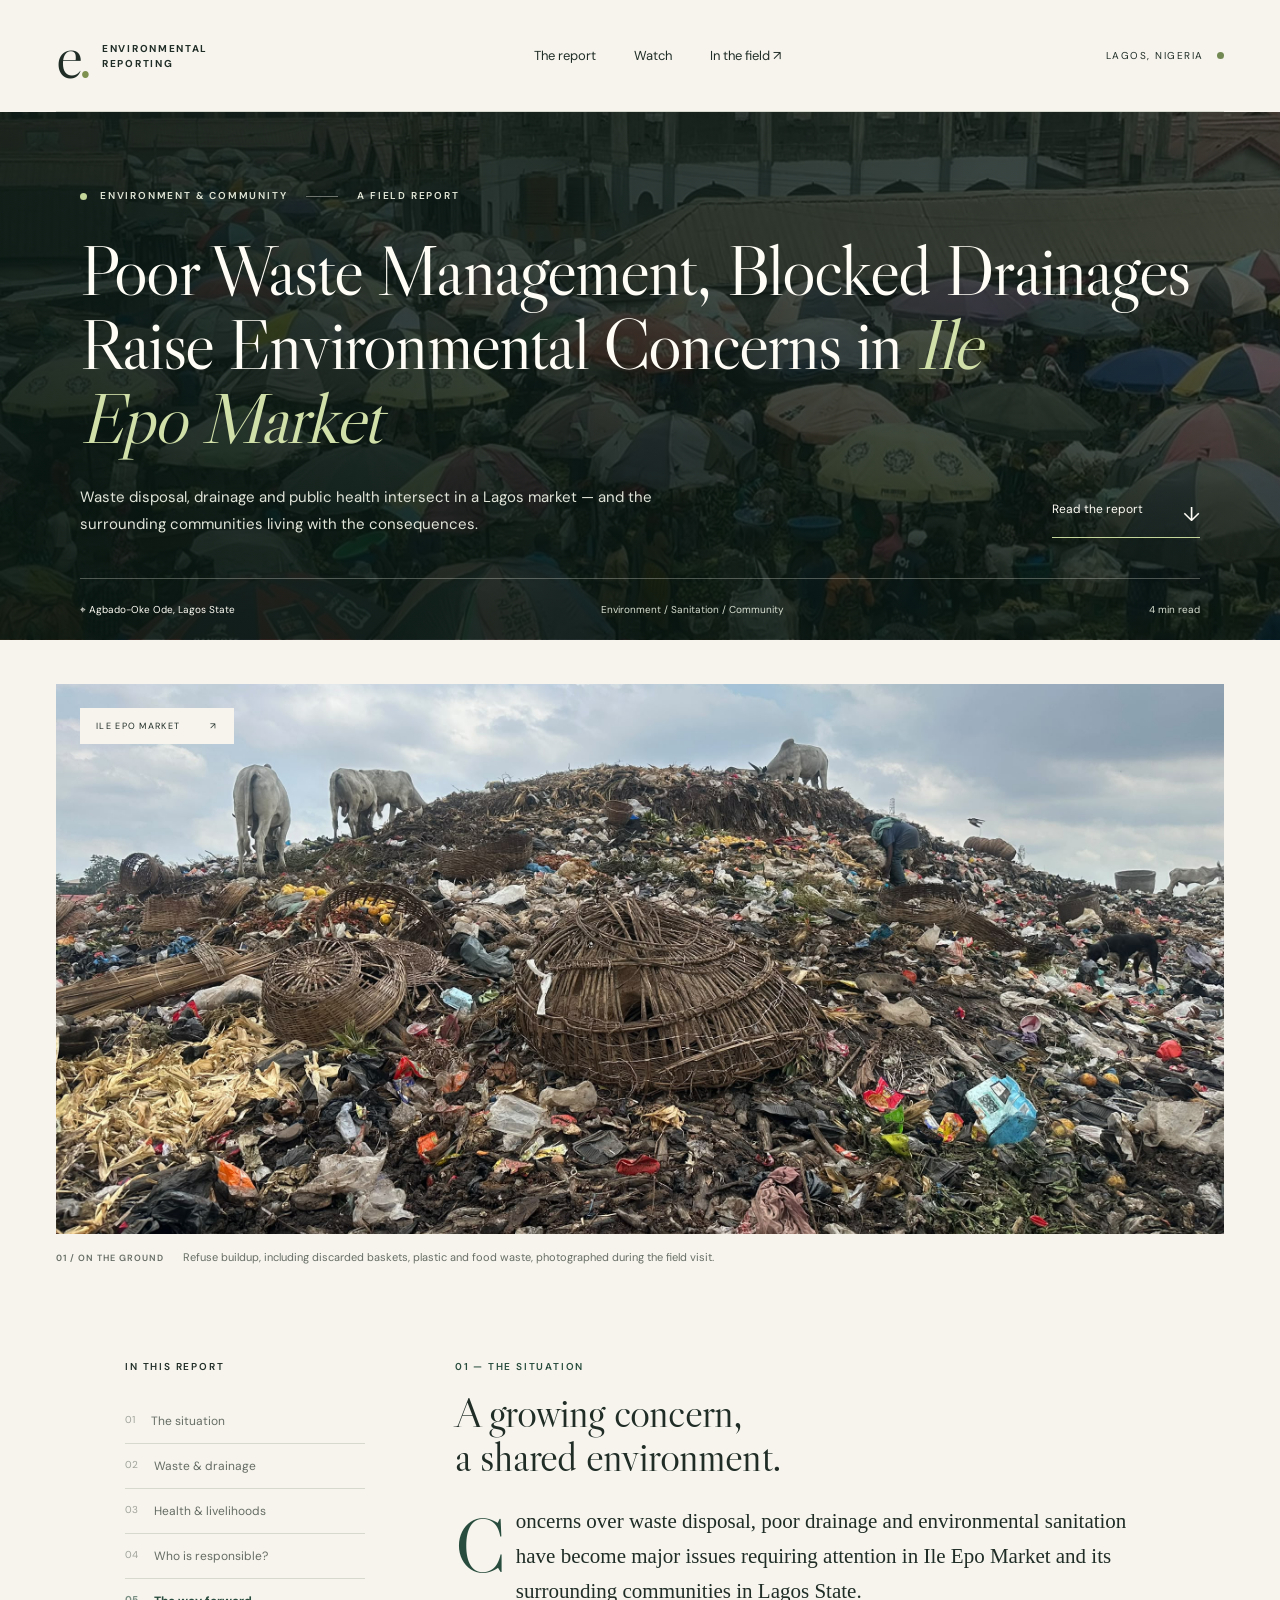
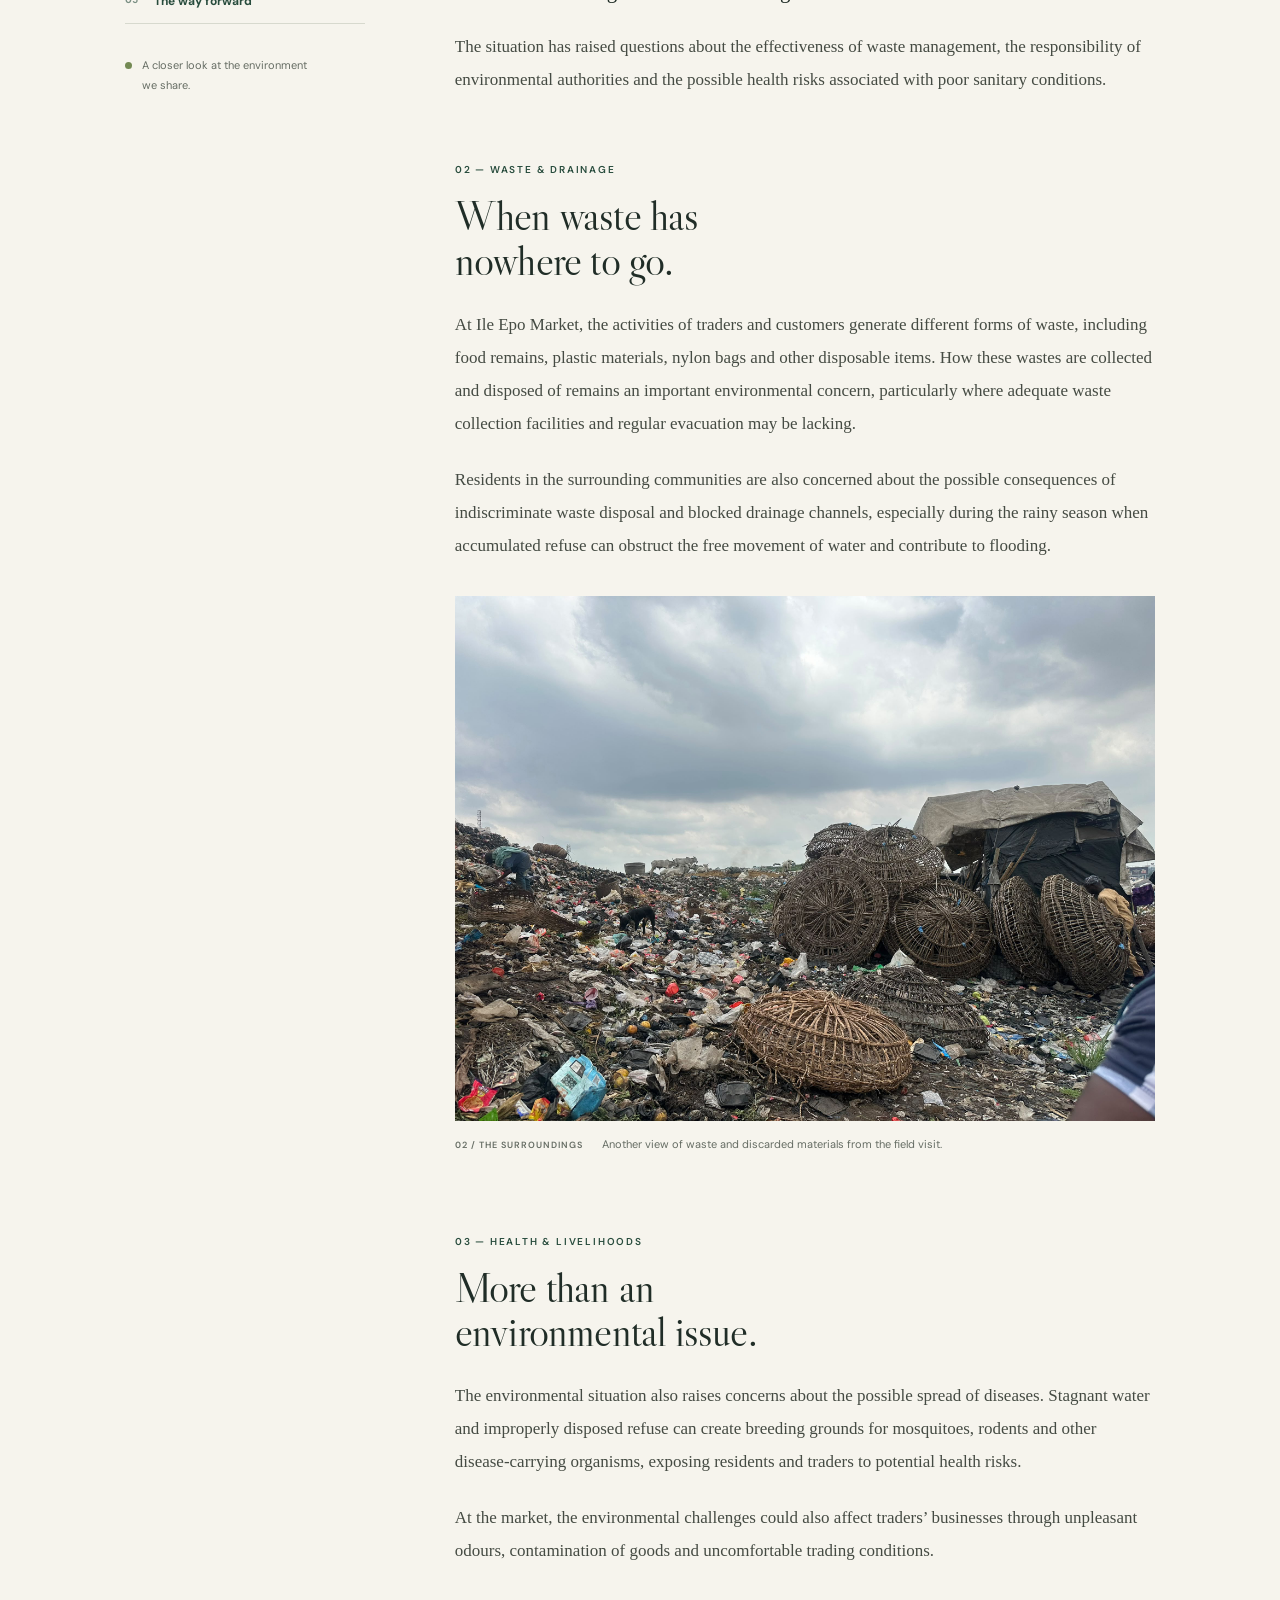
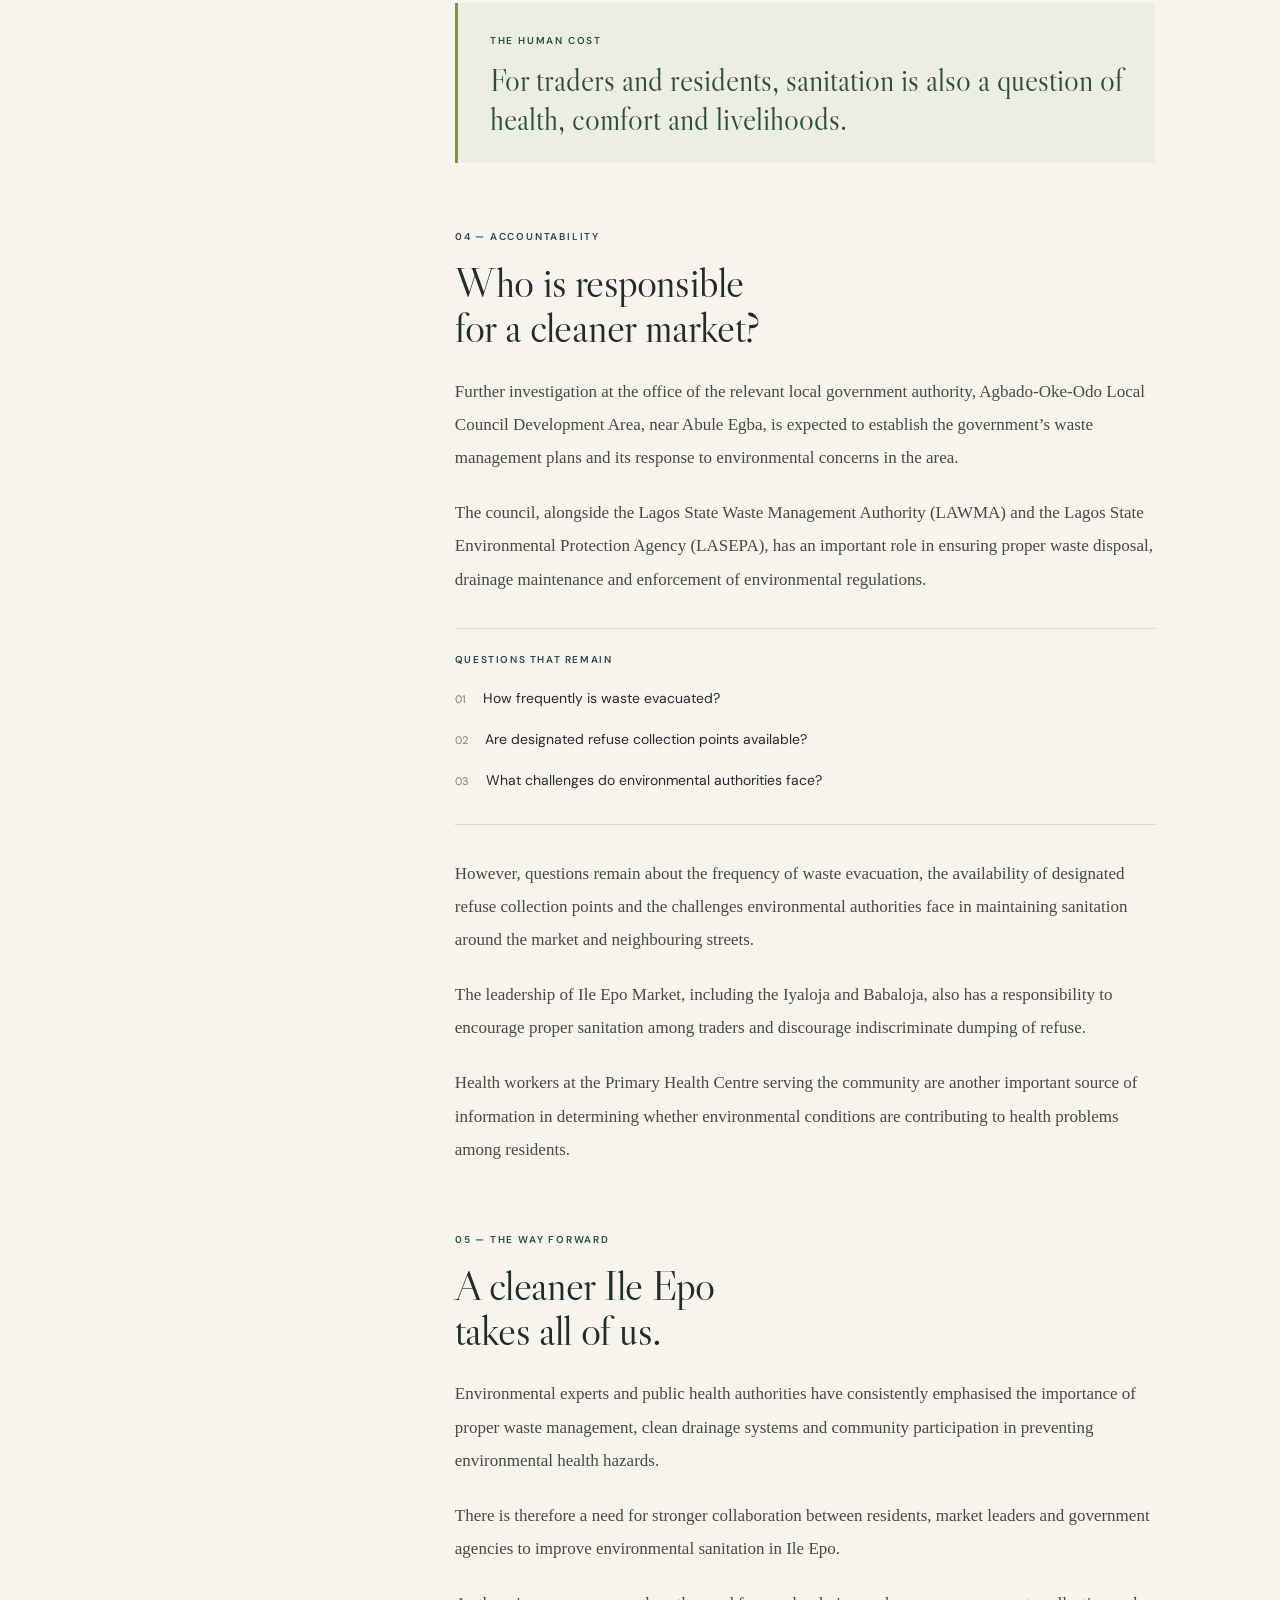
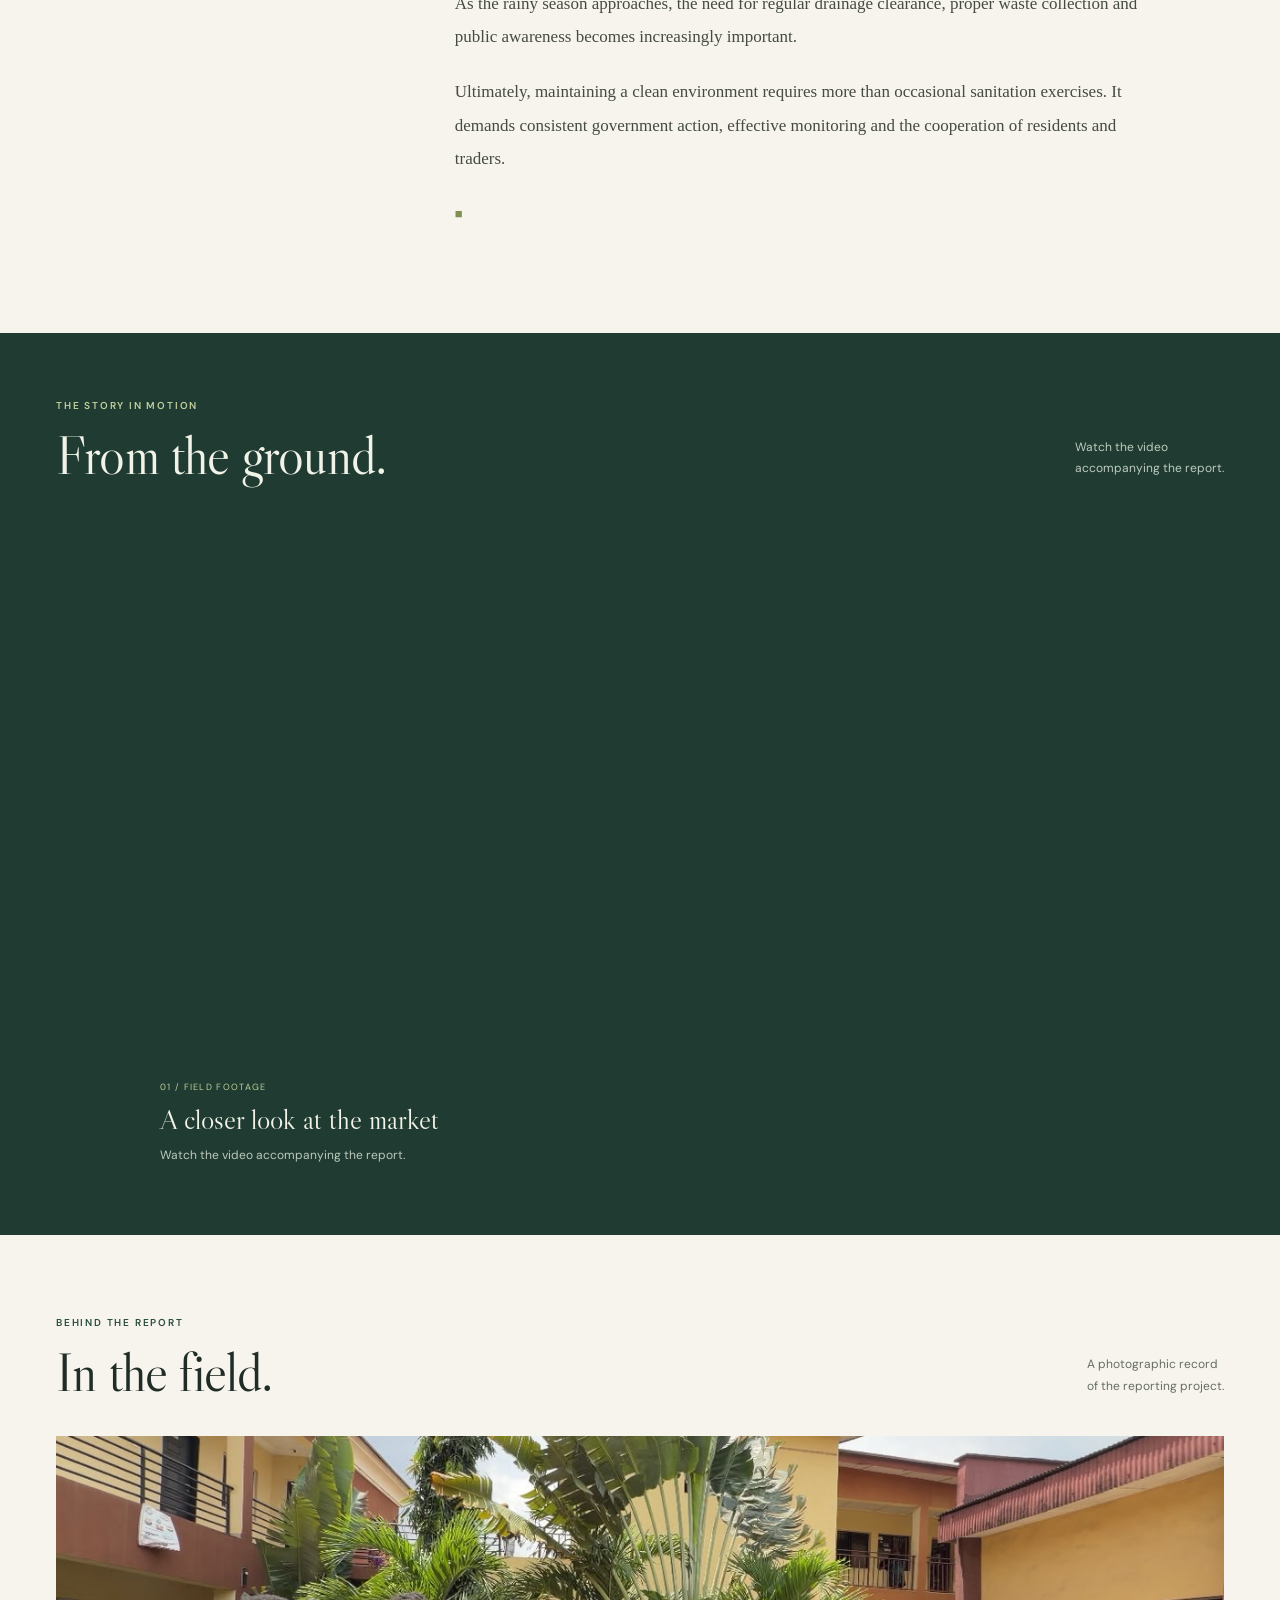
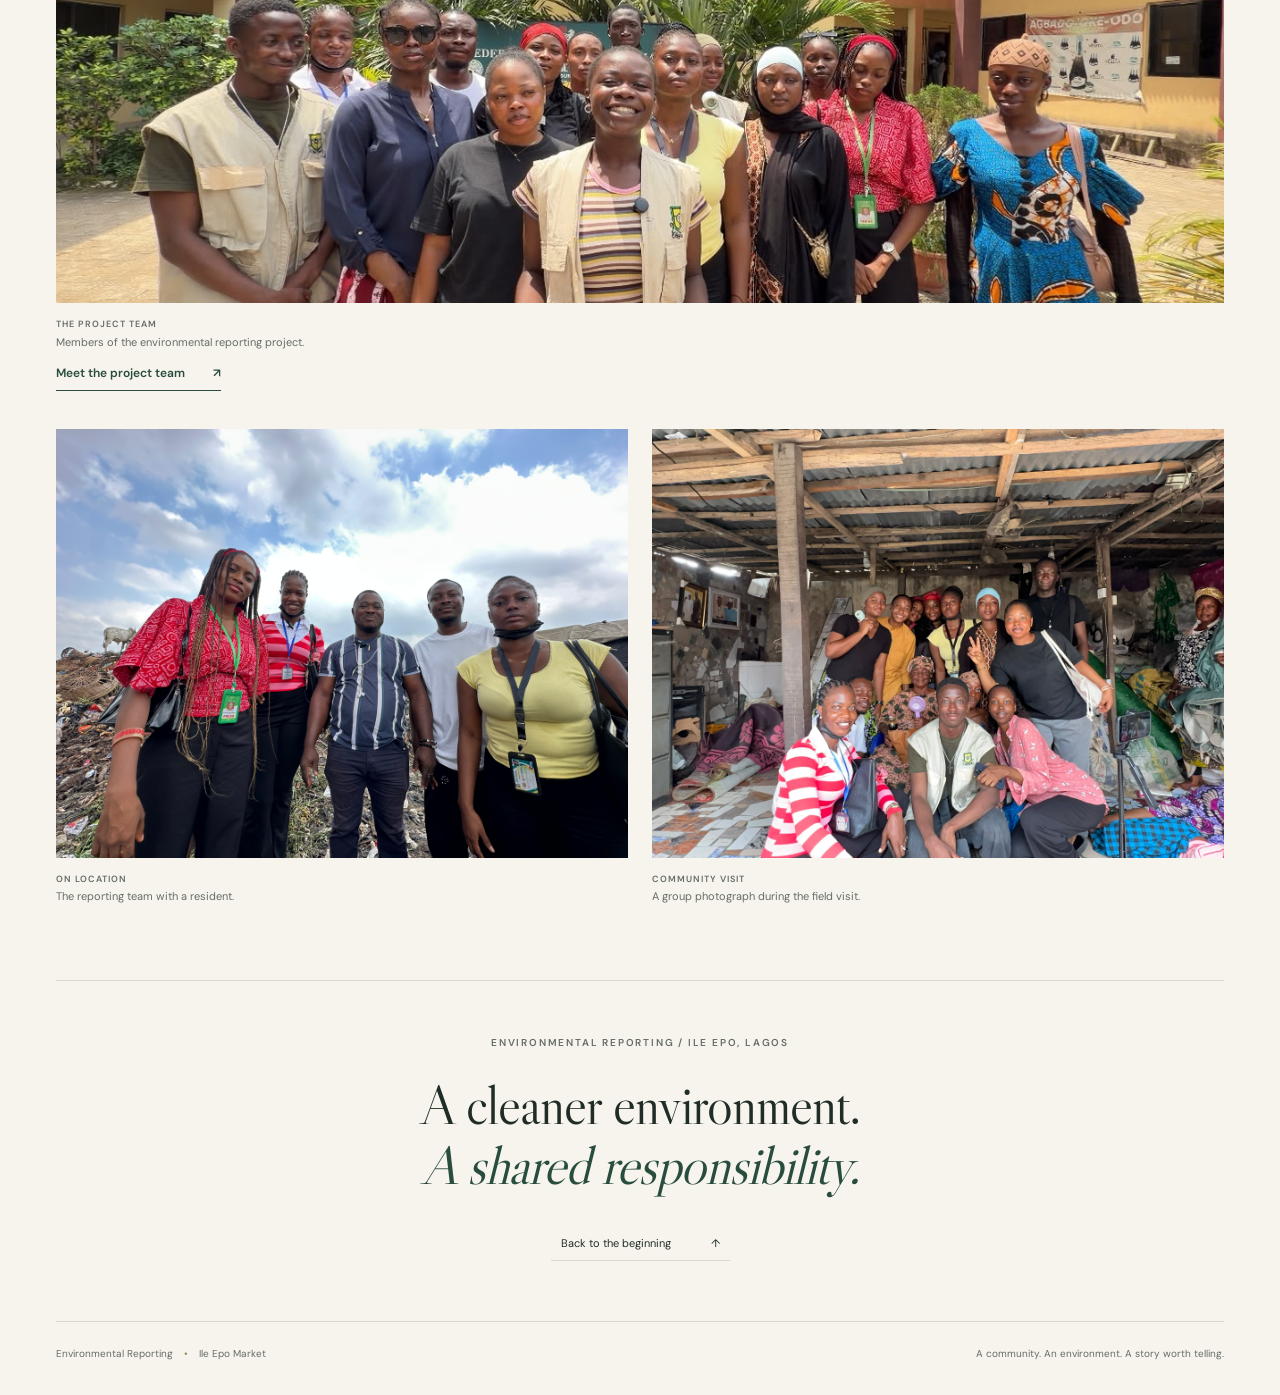
<file: index.html>
<!doctype html>
<html lang="en">
<head>
  <meta charset="utf-8">
  <meta name="viewport" content="width=device-width, initial-scale=1">
  <meta name="theme-color" content="#203c32">
  <meta name="description" content="An environmental report on waste disposal, blocked drainage and the need for sustained sanitation efforts in Ile Epo Market, Lagos State.">
  <title>Poor Waste Management in Ile Epo Market | Environmental Reporting</title>
  <link rel="icon" href="favicon.svg" type="image/svg+xml">
  <link rel="preload" as="image" href="ile-epo-market-hero.jpg">
  <link rel="stylesheet" href="styles.css?v=4">
  <script src="script.js?v=3" defer></script>
</head>
<body>
  <a class="skip-link" href="#story">Skip to the report</a>
  <div class="reading-progress" aria-hidden="true"><span id="progress"></span></div>
  <header class="masthead" id="top">
    <a class="brand" href="#top" aria-label="Environmental Reporting home"><span class="brand-mark" aria-hidden="true">e<span>.</span></span><span>ENVIRONMENTAL<br>REPORTING</span></a>
    <nav aria-label="Main navigation"><a href="#story">The report</a><a href="#watch">Watch</a><a href="#field-notes">In the field <span aria-hidden="true">↗</span></a></nav>
    <span class="edition">LAGOS, NIGERIA <span class="status-dot"></span></span>
  </header>
  <main>
    <section class="hero" aria-labelledby="headline">
      <div class="hero-content">
      <div class="eyebrow"><span class="status-dot"></span> ENVIRONMENT &amp; COMMUNITY <span class="eyebrow-rule"></span> A FIELD REPORT</div>
      <h1 id="headline">Poor Waste Management, Blocked Drainages Raise Environmental Concerns in <em>Ile Epo Market</em></h1>
      <div class="hero-bottom"><p>Waste disposal, drainage and public health intersect in a Lagos market — and the surrounding communities living with the consequences.</p><a class="read-link" href="#story">Read the report <span aria-hidden="true">↓</span></a></div>
      <div class="story-meta"><span><span aria-hidden="true">⌖</span> Agbado-Oke Ode, Lagos State</span><span>Environment / Sanitation / Community</span><span>4 min read</span></div>
      </div>
    </section>
    <figure class="lead-image wrap">
      <img src="seyi-project-image-1.jpeg" alt="Cattle standing on a mound of discarded baskets, plastic and organic waste" width="2560" height="1920" fetchpriority="high">
      <div class="image-tag">ILE EPO MARKET <span aria-hidden="true">↗</span></div>
      <figcaption><span>01 / ON THE GROUND</span> Refuse buildup, including discarded baskets, plastic and food waste, photographed during the field visit.</figcaption>
    </figure>
    <div class="report-layout wrap" id="story">
      <aside class="contents"><div class="contents-inner"><p class="eyebrow">IN THIS REPORT</p><nav aria-label="Report sections"><a href="#overview" class="active"><span>01</span> The situation</a><a href="#drainage"><span>02</span> Waste &amp; drainage</a><a href="#health"><span>03</span> Health &amp; livelihoods</a><a href="#accountability"><span>04</span> Who is responsible?</a><a href="#way-forward"><span>05</span> The way forward</a></nav><div class="aside-note"><span class="status-dot"></span> A closer look at the environment we share.</div></div></aside>
      <article class="story-body" aria-label="The full report">
        <section id="overview" class="report-section"><div class="section-label">01 — THE SITUATION</div><h2>A growing concern,<br>a shared environment.</h2><p class="opening">Concerns over waste disposal, poor drainage and environmental sanitation have become major issues requiring attention in Ile Epo Market and its surrounding communities in Lagos State.</p><p>The situation has raised questions about the effectiveness of waste management, the responsibility of environmental authorities and the possible health risks associated with poor sanitary conditions.</p></section>
        <section id="drainage" class="report-section"><div class="section-label">02 — WASTE &amp; DRAINAGE</div><h2>When waste has<br>nowhere to go.</h2><p>At Ile Epo Market, the activities of traders and customers generate different forms of waste, including food remains, plastic materials, nylon bags and other disposable items. How these wastes are collected and disposed of remains an important environmental concern, particularly where adequate waste collection facilities and regular evacuation may be lacking.</p><p>Residents in the surrounding communities are also concerned about the possible consequences of indiscriminate waste disposal and blocked drainage channels, especially during the rainy season when accumulated refuse can obstruct the free movement of water and contribute to flooding.</p><figure class="inline-image"><img src="surrounding-abule-egba.jpeg" alt="Discarded baskets and scattered refuse beside a makeshift shelter, with cattle in the background" width="2560" height="1920" loading="lazy"><figcaption><span>02 / THE SURROUNDINGS</span> Another view of waste and discarded materials from the field visit.</figcaption></figure></section>
        <section id="health" class="report-section"><div class="section-label">03 — HEALTH &amp; LIVELIHOODS</div><h2>More than an<br>environmental issue.</h2><p>The environmental situation also raises concerns about the possible spread of diseases. Stagnant water and improperly disposed refuse can create breeding grounds for mosquitoes, rodents and other disease-carrying organisms, exposing residents and traders to potential health risks.</p><p>At the market, the environmental challenges could also affect traders’ businesses through unpleasant odours, contamination of goods and uncomfortable trading conditions.</p><aside class="editorial-callout"><span class="eyebrow">THE HUMAN COST</span><p>For traders and residents, sanitation is also a question of health, comfort and livelihoods.</p></aside></section>
        <section id="accountability" class="report-section"><div class="section-label">04 — ACCOUNTABILITY</div><h2>Who is responsible<br>for a cleaner market?</h2><p>Further investigation at the office of the relevant local government authority, Agbado-Oke-Odo Local Council Development Area, near Abule Egba, is expected to establish the government’s waste management plans and its response to environmental concerns in the area.</p><p>The council, alongside the Lagos State Waste Management Authority (LAWMA) and the Lagos State Environmental Protection Agency (LASEPA), has an important role in ensuring proper waste disposal, drainage maintenance and enforcement of environmental regulations.</p><div class="questions"><p class="eyebrow">QUESTIONS THAT REMAIN</p><ol><li>How frequently is waste evacuated?</li><li>Are designated refuse collection points available?</li><li>What challenges do environmental authorities face?</li></ol></div><p>However, questions remain about the frequency of waste evacuation, the availability of designated refuse collection points and the challenges environmental authorities face in maintaining sanitation around the market and neighbouring streets.</p><p>The leadership of Ile Epo Market, including the Iyaloja and Babaloja, also has a responsibility to encourage proper sanitation among traders and discourage indiscriminate dumping of refuse.</p><p>Health workers at the Primary Health Centre serving the community are another important source of information in determining whether environmental conditions are contributing to health problems among residents.</p></section>
        <section id="way-forward" class="report-section"><div class="section-label">05 — THE WAY FORWARD</div><h2>A cleaner Ile Epo<br>takes all of us.</h2><p>Environmental experts and public health authorities have consistently emphasised the importance of proper waste management, clean drainage systems and community participation in preventing environmental health hazards.</p><p>There is therefore a need for stronger collaboration between residents, market leaders and government agencies to improve environmental sanitation in Ile Epo.</p><p>As the rainy season approaches, the need for regular drainage clearance, proper waste collection and public awareness becomes increasingly important.</p><p>Ultimately, maintaining a clean environment requires more than occasional sanitation exercises. It demands consistent government action, effective monitoring and the cooperation of residents and traders.</p><div class="end-mark" aria-label="End of report">■</div></section>
      </article>
    </div>
    <section class="watch-section" id="watch" aria-labelledby="watch-title"><div class="wrap"><div class="section-heading"><div><div class="eyebrow">THE STORY IN MOTION</div><h2 id="watch-title">From the ground.</h2></div><p>Watch the video <br>accompanying the report.</p></div><div class="video-grid">
      <article class="video-card" data-video-slot="0"><div class="video-placeholder"><span class="video-symbol" aria-hidden="true">▷</span><span>VIDEO FORTHCOMING</span></div><span class="video-number">01 / FIELD FOOTAGE</span><h3>A closer look at the market</h3><p>Watch the video accompanying the report.</p></article>
    </div><noscript><p>JavaScript is required to load the video player.</p></noscript></div></section>
    <section class="field-section wrap" id="field-notes" aria-labelledby="field-title"><div class="section-heading"><div><div class="eyebrow">BEHIND THE REPORT</div><h2 id="field-title">In the field.</h2></div><p>A photographic record <br>of the reporting project.</p></div><div class="photo-grid"><figure class="team-photo"><img src="project-group-mebers.jpeg" alt="Members of the reporting project gathered outside a building" width="1280" height="734" loading="lazy"><figcaption><span>THE PROJECT TEAM</span> Members of the environmental reporting project.<a class="team-profile-link" href="team.html">Meet the project team <span aria-hidden="true">↗</span></a></figcaption></figure><figure><img src="photo-ops-with-a-resident.jpeg" alt="Members of the reporting team posing with a resident beside the waste site" width="2560" height="1920" loading="lazy"><figcaption><span>ON LOCATION</span> The reporting team with a resident.</figcaption></figure><figure><img src="photo-ops.jpeg" alt="The project group posing together inside a market shop" width="2560" height="1920" loading="lazy"><figcaption><span>COMMUNITY VISIT</span> A group photograph during the field visit.</figcaption></figure></div></section>
    <section class="closing wrap"><div class="eyebrow">ENVIRONMENTAL REPORTING / ILE EPO, LAGOS</div><p>A cleaner environment.<br><em>A shared responsibility.</em></p><a href="#top">Back to the beginning <span aria-hidden="true">↑</span></a></section>
  </main>
  <footer class="wrap"><span>Environmental Reporting <span class="footer-dot">•</span> Ile Epo Market</span><span>A community. An environment. A story worth telling.</span></footer>
</body>
</html>
</file>
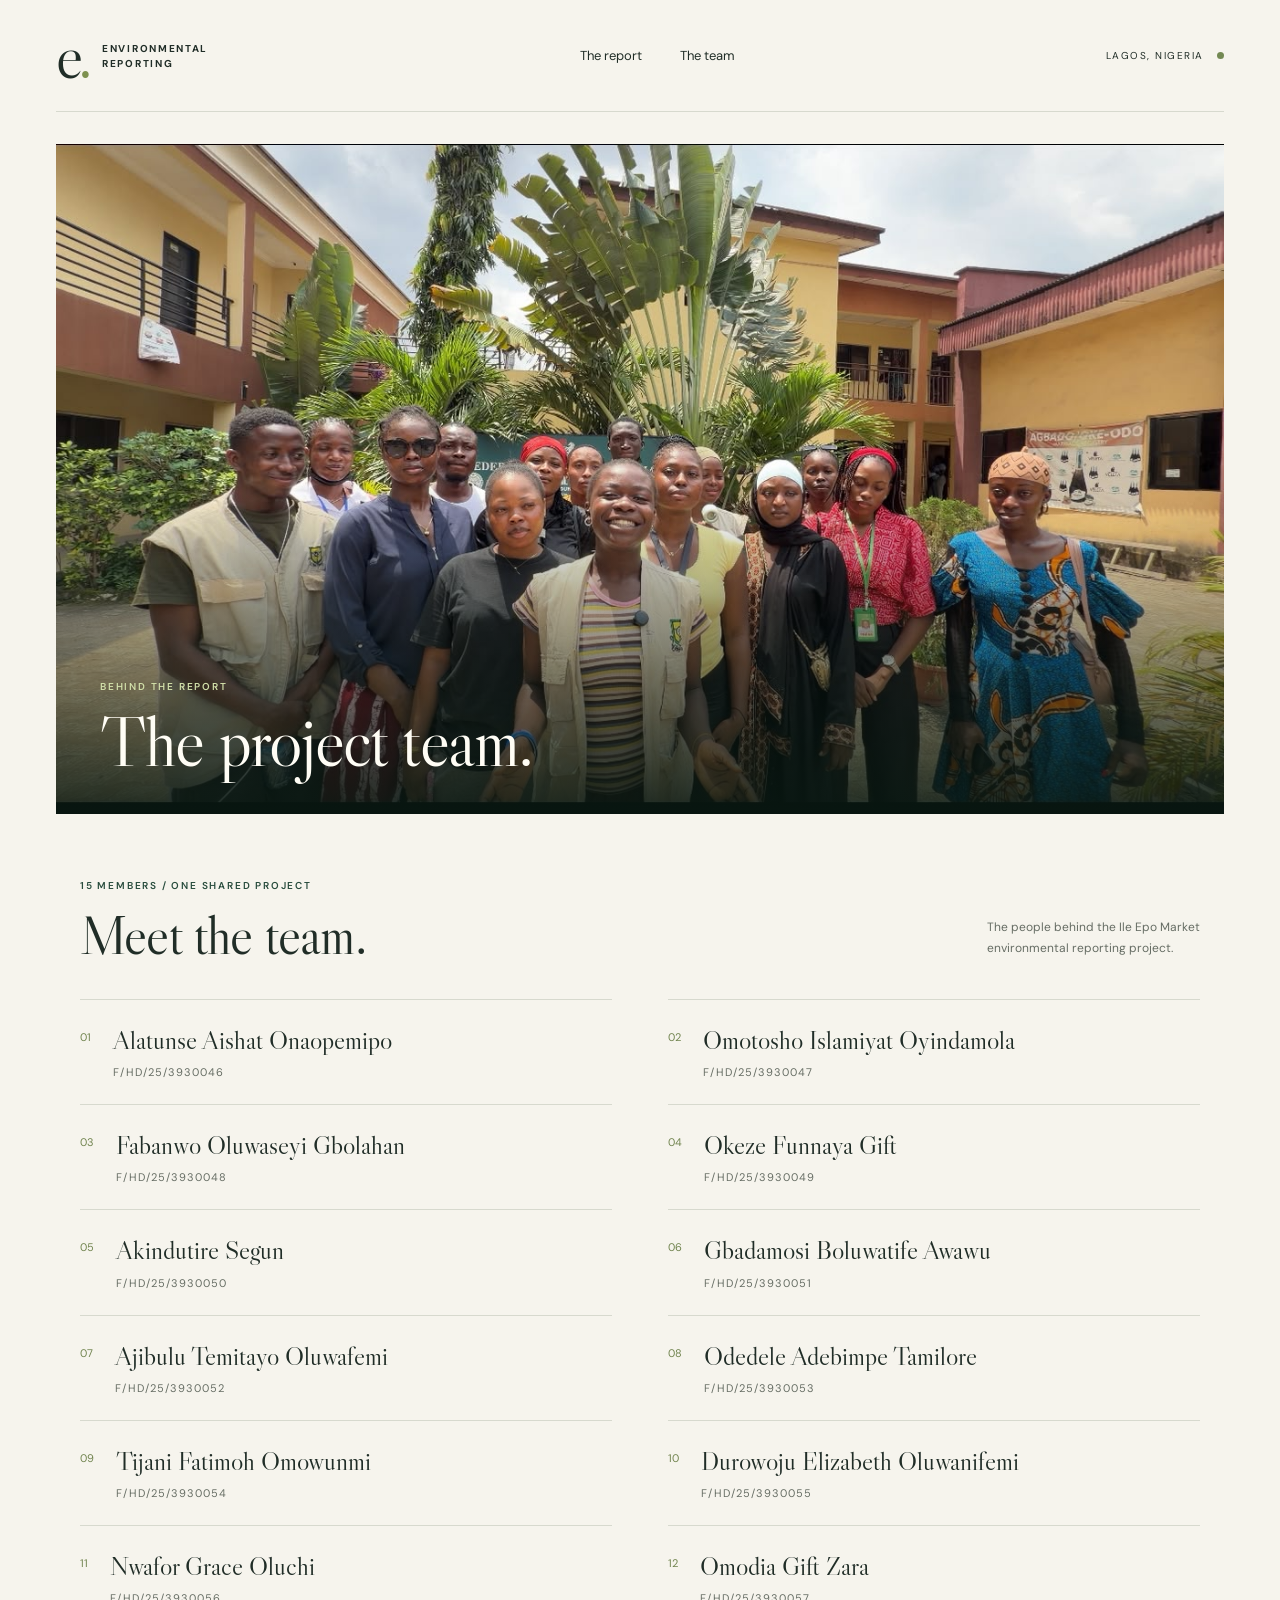
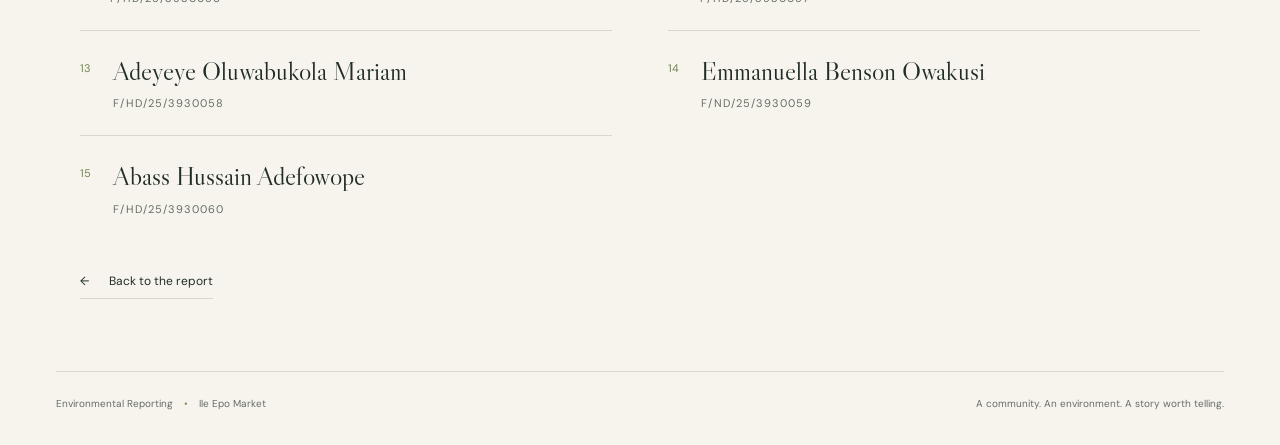
<file: team.html>
<!doctype html>
<html lang="en">
<head>
  <meta charset="utf-8">
  <meta name="viewport" content="width=device-width, initial-scale=1">
  <meta name="theme-color" content="#203c32">
  <meta name="description" content="Meet the 15 members of the Ile Epo Market environmental reporting project team.">
  <title>The Project Team | Environmental Reporting</title>
  <link rel="icon" href="favicon.svg" type="image/svg+xml">
  <link rel="stylesheet" href="styles.css?v=4">
</head>
<body class="team-page">
  <a class="skip-link" href="#members">Skip to team members</a>
  <header class="masthead" id="top">
    <a class="brand" href="index.html" aria-label="Environmental Reporting home"><span class="brand-mark" aria-hidden="true">e<span>.</span></span><span>ENVIRONMENTAL<br>REPORTING</span></a>
    <nav aria-label="Main navigation"><a href="index.html">The report</a><a href="#members" aria-current="page">The team</a></nav>
    <span class="edition">LAGOS, NIGERIA <span class="status-dot"></span></span>
  </header>
  <main>
    <section class="team-hero wrap" aria-labelledby="team-title">
      <img src="project-group-mebers.jpeg" alt="Members of the environmental reporting project gathered outside a building" width="1280" height="734" fetchpriority="high">
      <div class="team-hero-caption"><span class="eyebrow">BEHIND THE REPORT</span><h1 id="team-title">The project team.</h1></div>
    </section>
    <section class="team-roster wrap" id="members" aria-labelledby="members-title">
      <div class="section-heading"><div><div class="eyebrow">15 MEMBERS / ONE SHARED PROJECT</div><h2 id="members-title">Meet the team.</h2></div><p>The people behind the Ile Epo Market <br>environmental reporting project.</p></div>
      <ol class="member-list">
        <li><span class="member-number" aria-hidden="true">01</span><div><h3>Alatunse Aishat Onaopemipo</h3><p><span class="sr-only">Student ID: </span>F/HD/25/3930046</p></div></li>
        <li><span class="member-number" aria-hidden="true">02</span><div><h3>Omotosho Islamiyat Oyindamola</h3><p><span class="sr-only">Student ID: </span>F/HD/25/3930047</p></div></li>
        <li><span class="member-number" aria-hidden="true">03</span><div><h3>Fabanwo Oluwaseyi Gbolahan</h3><p><span class="sr-only">Student ID: </span>F/HD/25/3930048</p></div></li>
        <li><span class="member-number" aria-hidden="true">04</span><div><h3>Okeze Funnaya Gift</h3><p><span class="sr-only">Student ID: </span>F/HD/25/3930049</p></div></li>
        <li><span class="member-number" aria-hidden="true">05</span><div><h3>Akindutire Segun</h3><p><span class="sr-only">Student ID: </span>F/HD/25/3930050</p></div></li>
        <li><span class="member-number" aria-hidden="true">06</span><div><h3>Gbadamosi Boluwatife Awawu</h3><p><span class="sr-only">Student ID: </span>F/HD/25/3930051</p></div></li>
        <li><span class="member-number" aria-hidden="true">07</span><div><h3>Ajibulu Temitayo Oluwafemi</h3><p><span class="sr-only">Student ID: </span>F/HD/25/3930052</p></div></li>
        <li><span class="member-number" aria-hidden="true">08</span><div><h3>Odedele Adebimpe Tamilore</h3><p><span class="sr-only">Student ID: </span>F/HD/25/3930053</p></div></li>
        <li><span class="member-number" aria-hidden="true">09</span><div><h3>Tijani Fatimoh Omowunmi</h3><p><span class="sr-only">Student ID: </span>F/HD/25/3930054</p></div></li>
        <li><span class="member-number" aria-hidden="true">10</span><div><h3>Durowoju Elizabeth Oluwanifemi</h3><p><span class="sr-only">Student ID: </span>F/HD/25/3930055</p></div></li>
        <li><span class="member-number" aria-hidden="true">11</span><div><h3>Nwafor Grace Oluchi</h3><p><span class="sr-only">Student ID: </span>F/HD/25/3930056</p></div></li>
        <li><span class="member-number" aria-hidden="true">12</span><div><h3>Omodia Gift Zara</h3><p><span class="sr-only">Student ID: </span>F/HD/25/3930057</p></div></li>
        <li><span class="member-number" aria-hidden="true">13</span><div><h3>Adeyeye Oluwabukola Mariam</h3><p><span class="sr-only">Student ID: </span>F/HD/25/3930058</p></div></li>
        <li><span class="member-number" aria-hidden="true">14</span><div><h3>Emmanuella Benson Owakusi</h3><p><span class="sr-only">Student ID: </span>F/ND/25/3930059</p></div></li>
        <li><span class="member-number" aria-hidden="true">15</span><div><h3>Abass Hussain Adefowope</h3><p><span class="sr-only">Student ID: </span>F/HD/25/3930060</p></div></li>
      </ol>
      <a class="team-return" href="index.html#field-notes"><span aria-hidden="true">←</span> Back to the report</a>
    </section>
  </main>
  <footer class="wrap"><span>Environmental Reporting <span class="footer-dot">•</span> Ile Epo Market</span><span>A community. An environment. A story worth telling.</span></footer>
</body>
</html>
</file>
<file: styles.css>
@import url('https://fonts.googleapis.com/css2?family=DM+Sans:wght@400;500;600;700&family=Libre+Caslon+Display&display=swap');
:root{--paper:#f6f4ed;--ink:#202d27;--green:#284c3d;--muted:#666d64;--line:#d7d9ce;--accent:#b4c57d;--serif:'Libre Caslon Display',Georgia,serif;--sans:'DM Sans',Arial,sans-serif}*{box-sizing:border-box}html{scroll-behavior:smooth;scroll-padding-top:36px}body{margin:0;background:var(--paper);color:var(--ink);font-family:var(--sans);-webkit-font-smoothing:antialiased}a{color:inherit;text-decoration:none}a:focus-visible{outline:2px solid var(--green);outline-offset:5px}::selection{background:#d5e1b6}img{display:block;width:100%;height:auto}figure{margin:0}.wrap{max-width:1320px;margin-inline:auto;width:calc(100% - 112px)}.skip-link{position:fixed;top:-100px;left:20px;padding:12px;background:var(--paper);z-index:10}.skip-link:focus{top:12px}.reading-progress{height:3px;position:fixed;inset:0 0 auto;z-index:20}.reading-progress span{display:block;height:100%;width:0;background:var(--green)}.masthead{height:112px;margin:0 56px;border-bottom:1px solid var(--line);display:flex;align-items:center;justify-content:space-between;gap:24px}.brand{display:flex;gap:14px;align-items:center;font-size:10px;font-weight:700;letter-spacing:1.7px;line-height:1.5}.brand-mark{font:64px/.8 var(--serif);letter-spacing:-5px}.brand-mark span{color:#7e914f}.masthead nav{display:flex;gap:38px;font-size:13px}.masthead nav a:hover,.read-link:hover{color:#6b7c43}.edition{font-size:10px;letter-spacing:1.5px;display:flex;align-items:center;gap:13px}.status-dot{display:inline-block;width:7px;height:7px;flex-shrink:0;border-radius:50%;background:#738953}.hero{max-width:1120px;width:calc(100% - 112px);margin:70px auto 0}.eyebrow,.section-label{font-size:10px;font-weight:600;letter-spacing:1.8px;line-height:1.6}.hero>.eyebrow{display:flex;align-items:center;gap:13px}.eyebrow-rule{width:32px;height:1px;background:var(--line);margin-inline:6px}h1{font-family:var(--serif);font-size:clamp(46px,5.55vw,79px);line-height:1.04;letter-spacing:-1.8px;font-weight:400;margin:30px 0 28px;max-width:1110px}h1 em{color:var(--green);font-weight:400}.hero-bottom{display:flex;align-items:flex-end;justify-content:space-between;gap:35px;margin-bottom:35px}.hero-bottom p{color:var(--muted);font-size:15px;line-height:1.8;max-width:610px;margin:0}.read-link{font-size:12px;white-space:nowrap;border-bottom:1px solid var(--green);padding:10px 0;display:flex;gap:40px}.read-link span{font-size:20px}.story-meta{border-top:1px solid var(--line);padding:20px 0;display:flex;align-items:center;justify-content:space-between;font-size:10px;color:var(--muted);gap:15px}.story-meta span:first-child{color:var(--ink)}.lead-image{position:relative;margin-top:15px}.lead-image>img{height:clamp(330px,43vw,610px);object-fit:cover;object-position:center 61%}.image-tag{position:absolute;top:24px;left:24px;background:var(--paper);padding:12px 16px;font-size:9px;letter-spacing:1.3px;display:flex;gap:30px}figcaption{font-size:11px;line-height:1.7;color:var(--muted);padding:14px 0}figcaption>span{font-size:9px;font-weight:600;letter-spacing:1px;margin-right:16px}.report-layout{display:grid;grid-template-columns:240px minmax(0,700px);gap:clamp(40px,7vw,112px);padding-top:78px;padding-bottom:45px;justify-content:center;align-items:start}.contents{height:100%;font-size:12px}.contents-inner{position:sticky;top:40px}.contents .eyebrow{margin:0 0 24px}.contents nav{display:flex;flex-direction:column;gap:0}.contents nav a{display:flex;gap:16px;color:var(--muted);padding:14px 0;border-bottom:1px solid var(--line);transition:color .2s}.contents nav a span{font-size:10px;opacity:.6}.contents nav a.active{color:var(--green);font-weight:700}.aside-note{font-size:11px;line-height:1.8;color:var(--muted);display:flex;align-items:flex-start;gap:10px;margin-top:32px;max-width:190px}.aside-note .status-dot{margin-top:6px}.report-section{margin-bottom:66px;scroll-margin-top:35px}.section-label{color:var(--green);margin-bottom:15px}h2{font:400 clamp(36px,3.3vw,48px)/1.06 var(--serif);letter-spacing:-.8px;margin:0 0 25px}.story-body p{font:17px/1.95 Georgia,serif;color:#454b43;margin:0 0 22px}.story-body .opening{font-size:21px;line-height:1.65;color:var(--ink)}.opening:first-letter{float:left;font:76px/.85 var(--serif);margin:9px 10px 0 0;color:var(--green)}.inline-image{margin:34px 0 8px}.inline-image img{aspect-ratio:4/3;object-fit:cover}.editorial-callout{border-left:3px solid #7e914f;padding:25px 32px;background:#eceee2;margin:36px 0}.editorial-callout .eyebrow{color:var(--green)}.editorial-callout p{font:31px/1.25 var(--serif);color:var(--green);margin:12px 0 0}.questions{border-block:1px solid var(--line);margin:32px 0;padding:23px 0}.questions p.eyebrow{font:600 10px/1.6 var(--sans);letter-spacing:1.6px;margin-bottom:10px;color:var(--green)}.questions ol{list-style:none;counter-reset:questions;padding:0;margin:0}.questions li{counter-increment:questions;display:flex;gap:17px;padding:10px 0;font-size:14px;line-height:1.5}.questions li:before{content:'0' counter(questions);color:#7a865f;font-size:11px;padding-top:3px}.end-mark{color:#7e914f;font-size:13px;margin-top:30px}.watch-section{background:#203c32;color:#f1f2e8;padding:65px 0 70px;scroll-margin-top:0}.section-heading{display:flex;justify-content:space-between;align-items:flex-end;gap:24px;margin-bottom:35px}.section-heading h2{margin:13px 0 0;font-size:54px}.section-heading>p{font-size:12px;line-height:1.8;margin:0 0 4px;color:var(--muted)}.watch-section .section-heading>p{color:#becbbf}.watch-section .eyebrow{color:#c0cf9c}.video-grid{display:grid;grid-template-columns:minmax(0,1fr);max-width:960px;margin-inline:auto;gap:26px}.video-placeholder{aspect-ratio:16/9;background:#2c493e;border:1px solid #4d6253;display:flex;flex-direction:column;align-items:center;justify-content:center;gap:15px;color:#c2cdbb;font-size:8px;letter-spacing:1.6px}.video-symbol{border:1px solid #738570;border-radius:50%;width:49px;height:49px;display:grid;place-items:center;font-size:24px;padding-left:3px}.video-number{font-size:9px;letter-spacing:1.3px;color:#bdce98;display:block;margin-top:22px}.video-card h3{font:28px/1.1 var(--serif);margin:11px 0}.video-card p{color:#bdc9bd;font-size:12px;line-height:1.6;margin:0}.video-frame{width:100%;aspect-ratio:16/9;display:block;border:0}.field-section{padding-top:80px;padding-bottom:60px}.field-section .eyebrow{color:var(--green)}.photo-grid{display:grid;grid-template-columns:1fr 1fr;gap:24px}.team-photo{grid-column:1/-1}.photo-grid img{aspect-ratio:4/3;object-fit:cover}.photo-grid .team-photo img{aspect-ratio:2.5/1;object-position:center 52%}.photo-grid figcaption>span{display:block}.closing{border-top:1px solid var(--line);padding:54px 0 60px;text-align:center}.closing .eyebrow{color:var(--muted)}.closing>p{font:54px/1.12 var(--serif);letter-spacing:-1px;margin:24px 0 30px}.closing em{color:var(--green)}.closing>a{font-size:11px;border-bottom:1px solid var(--line);padding:10px;display:inline-flex;gap:40px}footer{border-top:1px solid var(--line);padding-block:25px 35px;display:flex;justify-content:space-between;gap:20px;font-size:10px;color:var(--muted)}.footer-dot{padding-inline:8px;color:#7e914f}
@media(min-width:1550px){.masthead{max-width:1320px;margin-inline:auto}}
@media(max-width:900px){.wrap,.hero{width:calc(100% - 56px)}.masthead{margin-inline:28px}.edition{display:none}.hero{margin-top:48px}.report-layout{grid-template-columns:170px minmax(0,1fr);gap:38px}.story-meta span:nth-child(2){display:none}.video-grid{gap:18px}.video-card h3{font-size:24px}.hero-bottom p{max-width:480px}.contents nav a{gap:10px;font-size:11px}}
@media(max-width:640px){.wrap,.hero{width:calc(100% - 40px)}.masthead{height:88px;margin-inline:20px;gap:12px}.brand{font-size:8px;letter-spacing:1px;gap:9px}.brand-mark{font-size:50px}.masthead nav{gap:18px;font-size:11px}.masthead nav a:last-child{display:none}.hero{margin-top:35px}.hero>.eyebrow{font-size:8px;gap:9px;letter-spacing:1px}.eyebrow-rule{width:16px;margin:0}h1{font-size:46px;letter-spacing:-1.2px;line-height:1.04;margin-top:24px}.hero-bottom{display:block;margin-bottom:25px}.hero-bottom p{font-size:14px;line-height:1.7}.read-link{display:inline-flex;margin-top:13px;gap:30px}.story-meta{font-size:9px;padding:17px 0}.lead-image{margin-top:6px}.lead-image>img{height:370px;object-position:45% center}.image-tag{top:14px;left:14px;font-size:8px;padding:10px;gap:18px}figcaption{font-size:10px}figcaption>span{display:block;margin-bottom:3px}.report-layout{display:block;padding-top:30px}.contents{height:auto;margin-bottom:40px}.contents-inner{position:static}.contents .eyebrow{margin-bottom:12px}.contents nav{flex-direction:row;overflow-x:auto;gap:20px;padding-bottom:8px}.contents nav a{white-space:nowrap;padding:10px 0}.aside-note{display:none}.report-section{margin-bottom:48px}h2{font-size:39px}.story-body p{font-size:16px;line-height:1.9}.story-body .opening{font-size:20px}.editorial-callout{padding:22px}.editorial-callout p{font-size:29px}.section-heading{display:block;margin-bottom:26px}.section-heading h2{font-size:46px}.section-heading>p{margin-top:16px}.section-heading>p br{display:none}.watch-section{padding:44px 0}.video-grid{grid-template-columns:1fr;gap:35px}.video-placeholder,.video-frame{aspect-ratio:16/9}.video-card h3{font-size:29px}.video-number{margin-top:17px}.field-section{padding-top:48px;padding-bottom:35px}.photo-grid{grid-template-columns:1fr;gap:20px}.team-photo{grid-column:auto}.photo-grid .team-photo img{aspect-ratio:1280/734}.closing{padding-block:40px}.closing>p{font-size:39px}footer{flex-direction:column;gap:10px;line-height:1.6}}
@media(prefers-reduced-motion:reduce){html{scroll-behavior:auto}*{transition:none!important}}
@media print{.reading-progress,.masthead nav,.contents,.read-link,.watch-section,.closing>a{display:none}.wrap,.hero{width:100%}.report-layout{display:block}.story-body{max-width:700px;margin:auto}body{background:white}.lead-image>img{height:320px}.report-section{break-inside:avoid}.masthead{margin:0}.photo-grid img{max-height:300px}}

/* Market photograph with a dark overlay for readable hero text. */
.hero {
  width: 100%;
  max-width: none;
  margin: 0;
  padding: 76px 56px 0;
  color: #fffdf5;
  background-color: #172b24;
  background-image: linear-gradient(100deg, rgba(9, 24, 18, .86), rgba(9, 24, 18, .62)), linear-gradient(0deg, rgba(9, 24, 18, .5), transparent 60%), url('ile-epo-market-hero.jpg');
  background-size: cover;
  background-position: center;
}
.hero-content { max-width: 1120px; margin-inline: auto; }
.hero .eyebrow { display: flex; align-items: center; gap: 13px; color: #e2e7d7; }
.hero .status-dot { background: #c5d69a; }
.hero .eyebrow-rule { background: rgba(255, 253, 245, .4); }
.hero h1 { text-wrap: pretty; }
.hero h1 em { color: #d1dfa9; }
.hero-bottom p { color: #e0e4d9; }
.hero .read-link { border-color: #c5d69a; }
.hero .read-link:hover { color: #d1dfa9; }
.hero a:focus-visible { outline-color: #d1dfa9; }
.hero .story-meta { color: #d8dfd1; border-color: rgba(255, 253, 245, .28); padding-block: 24px; margin-top: 40px; }
.hero .story-meta span:first-child { color: #fffdf5; }
.lead-image { margin-top: 44px; }
@media (max-width: 900px) {
  .hero { width: 100%; margin: 0; padding: 52px 28px 0; }
}
@media (max-width: 640px) {
  .hero { width: 100%; margin: 0; padding: 38px 20px 0; background-position: 45% center; }
  .hero .eyebrow { font-size: 8px; gap: 9px; letter-spacing: 1px; }
  .hero h1 { font-size: clamp(38px, 10.8vw, 46px); }
  .hero .story-meta { margin-top: 26px; padding-block: 20px; }
  .lead-image { margin-top: 28px; }
}
@media print {
  .hero { padding: 30px 0 0; background: none; color: var(--ink); }
  .hero h1 em, .hero .eyebrow, .hero-bottom p, .hero .story-meta, .hero .story-meta span:first-child { color: var(--ink); }
}

/* Project team page and the link beneath its photograph. */
.team-profile-link { display: flex; align-items: center; justify-content: space-between; width: fit-content; gap: 28px; margin-top: 12px; padding-bottom: 6px; border-bottom: 1px solid var(--green); color: var(--green); font-size: 12px; font-weight: 600; }
.team-profile-link:hover, .team-return:hover { color: #6b7c43; }
.team-hero { display: grid; position: relative; margin-top: 32px; isolation: isolate; }
.team-hero > img { grid-area: 1 / 1; }
.team-hero::after { content: ''; grid-area: 1 / 1; background: linear-gradient(0deg, rgba(9,24,18,.9), transparent 48%); z-index: 1; pointer-events: none; }
.team-hero-caption { grid-area: 1 / 1; align-self: end; padding: 36px 44px; color: #fffdf5; z-index: 2; }
.team-hero-caption .eyebrow { color: #d1dfa9; }
.team-hero h1 { font-size: clamp(42px,5.5vw,76px); margin: 10px 0 0; }
.team-roster { max-width: 1120px; padding-block: 64px 72px; }
.team-roster .eyebrow { color: var(--green); }
.member-list { display: grid; grid-template-columns: repeat(2,minmax(0,1fr)); column-gap: 56px; list-style: none; padding: 0; margin: 0; }
.member-list li { display: flex; align-items: start; gap: 22px; border-top: 1px solid var(--line); padding: 25px 0; break-inside: avoid; }
.member-number { color: #71844f; font-size: 11px; line-height: 2.2; }
.member-list h3 { font: 400 26px/1.2 var(--serif); margin: 0 0 9px; }
.member-list p { font-size: 11px; letter-spacing: 1px; color: var(--muted); margin: 0; }
.team-return { display: inline-flex; gap: 20px; font-size: 12px; margin-top: 32px; padding-bottom: 9px; border-bottom: 1px solid var(--line); }
.sr-only { position: absolute; width: 1px; height: 1px; padding: 0; margin: -1px; overflow: hidden; clip-path: inset(50%); white-space: nowrap; border: 0; }
@media (max-width: 640px) {
  .team-hero { margin-top: 20px; }
  .team-hero-caption { padding: 16px; }
  .team-hero h1 { font-size: clamp(30px,8vw,42px); margin-top: 6px; letter-spacing: -.7px; }
  .team-hero-caption .eyebrow { font-size: 8px; }
  .team-hero::after { background: linear-gradient(0deg,rgba(9,24,18,.92),transparent 60%); }
  .team-roster { padding-block: 40px 48px; }
  .member-list { grid-template-columns: minmax(0,1fr); }
  .member-list li { padding-block: 22px; gap: 18px; }
  .member-list h3 { font-size: 26px; }
}
</file>
